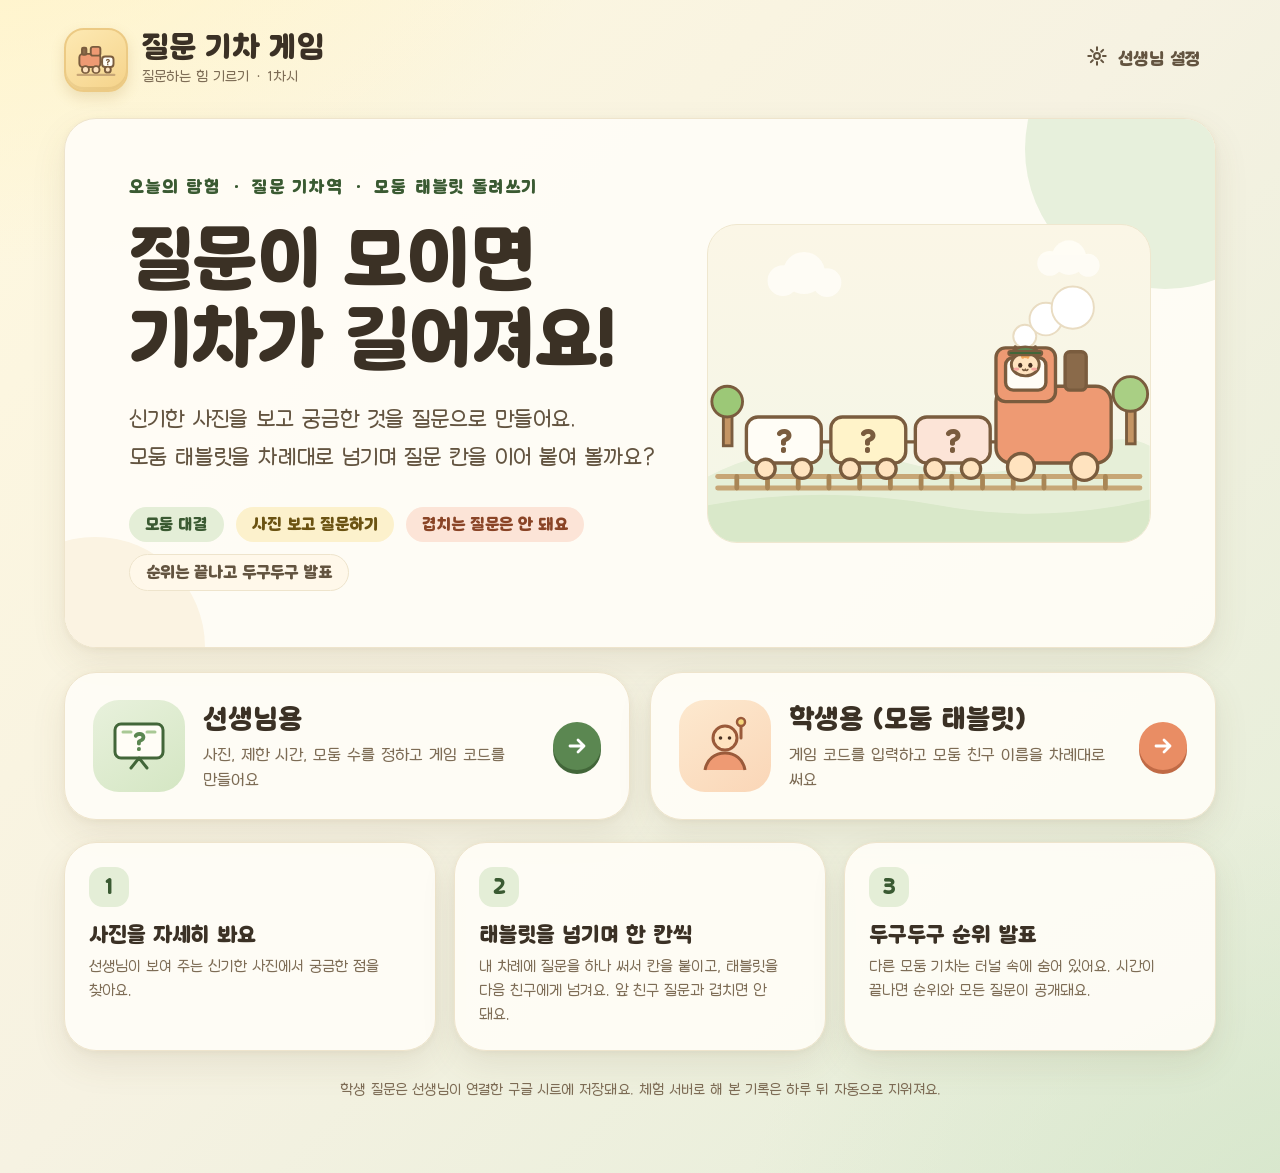
<file: index.html>
<!doctype html>
<html lang="ko">
<head>
  <meta charset="utf-8">
  <meta name="viewport" content="width=device-width, initial-scale=1, viewport-fit=cover">
  <title>질문 기차 게임 · 구글 시트 버전</title>
  <meta name="description" content="사진을 보고 모둠이 돌아가며 질문을 이어 붙이는 질문 기차 게임">
  <link rel="icon" href="assets/favicon.svg" type="image/svg+xml">
  <link rel="preload" href="assets/fonts/dunggeunmiso-b.woff2" as="font" type="font/woff2" crossorigin>
  <link rel="stylesheet" href="css/app.css">
</head>
<body>
  <main class="page">
    <header class="topbar">
      <div id="brand"></div>
      <div class="spacer"></div>
      <a class="btn btn-ghost btn-sm" href="setup.html"><span id="gear"></span>선생님 설정</a>
    </header>

    <section class="card pad-lg" aria-labelledby="hero-title">
      <span class="deco green" style="width:280px;height:280px;right:-90px;top:-110px"></span>
      <span class="deco cream" style="width:220px;height:220px;left:-80px;bottom:-110px"></span>
      <div class="hero">
        <div>
          <div class="eyebrow">오늘의 탐험 · 질문 기차역 · 모둠 태블릿 돌려쓰기</div>
          <h1 class="display" id="hero-title">질문이 모이면<br>기차가 길어져요!</h1>
          <p class="lead">신기한 사진을 보고 궁금한 것을 질문으로 만들어요.<br>모둠 태블릿을 차례대로 넘기며 질문 칸을 이어 붙여 볼까요?</p>
          <div class="row">
            <span class="chip">모둠 대결</span>
            <span class="chip butter">사진 보고 질문하기</span>
            <span class="chip apricot">겹치는 질문은 안 돼요</span>
            <span class="chip cream">순위는 끝나고 두구두구 발표</span>
          </div>
        </div>
        <div class="hero-art" id="hero-art"></div>
      </div>
    </section>

    <section class="choices" aria-label="사용자 고르기">
      <a class="choice teacher" href="teacher.html">
        <span class="art" id="art-teacher"></span>
        <span>
          <span class="t">선생님용</span>
          <span class="d" style="display:block">사진, 제한 시간, 모둠 수를 정하고 게임 코드를 만들어요</span>
        </span>
        <span class="go" id="go-1"></span>
      </a>
      <a class="choice student" href="student.html">
        <span class="art" id="art-student"></span>
        <span>
          <span class="t">학생용 (모둠 태블릿)</span>
          <span class="d" style="display:block">게임 코드를 입력하고 모둠 친구 이름을 차례대로 써요</span>
        </span>
        <span class="go" id="go-2"></span>
      </a>
    </section>

    <section class="steps" aria-label="놀이 방법">
      <div class="card step">
        <div class="num">1</div>
        <div class="t">사진을 자세히 봐요</div>
        <div class="d">선생님이 보여 주는 신기한 사진에서 궁금한 점을 찾아요.</div>
      </div>
      <div class="card step">
        <div class="num">2</div>
        <div class="t">태블릿을 넘기며 한 칸씩</div>
        <div class="d">내 차례에 질문을 하나 써서 칸을 붙이고, 태블릿을 다음 친구에게 넘겨요. 앞 친구 질문과 겹치면 안 돼요.</div>
      </div>
      <div class="card step">
        <div class="num">3</div>
        <div class="t">두구두구 순위 발표</div>
        <div class="d">다른 모둠 기차는 터널 속에 숨어 있어요. 시간이 끝나면 순위와 모든 질문이 공개돼요.</div>
      </div>
    </section>

    <p class="foot">학생 질문은 선생님이 연결한 구글 시트에 저장돼요. 체험 서버로 해 본 기록은 하루 뒤 자동으로 지워져요.</p>
  </main>

  <script type="module">
    import { brandHtml, heroArt, teacherArt, studentArt, ICON } from './js/ui.js';
    document.getElementById('brand').innerHTML = brandHtml();
    document.getElementById('hero-art').innerHTML = '<div class="art-frame">' + heroArt() + '</div>';
    document.getElementById('art-teacher').innerHTML = teacherArt();
    document.getElementById('art-student').innerHTML = studentArt();
    document.getElementById('go-1').innerHTML = ICON.arrow;
    document.getElementById('go-2').innerHTML = ICON.arrow;
    document.getElementById('gear').innerHTML = ICON.gear;
  </script>
</body>
</html>
</file>
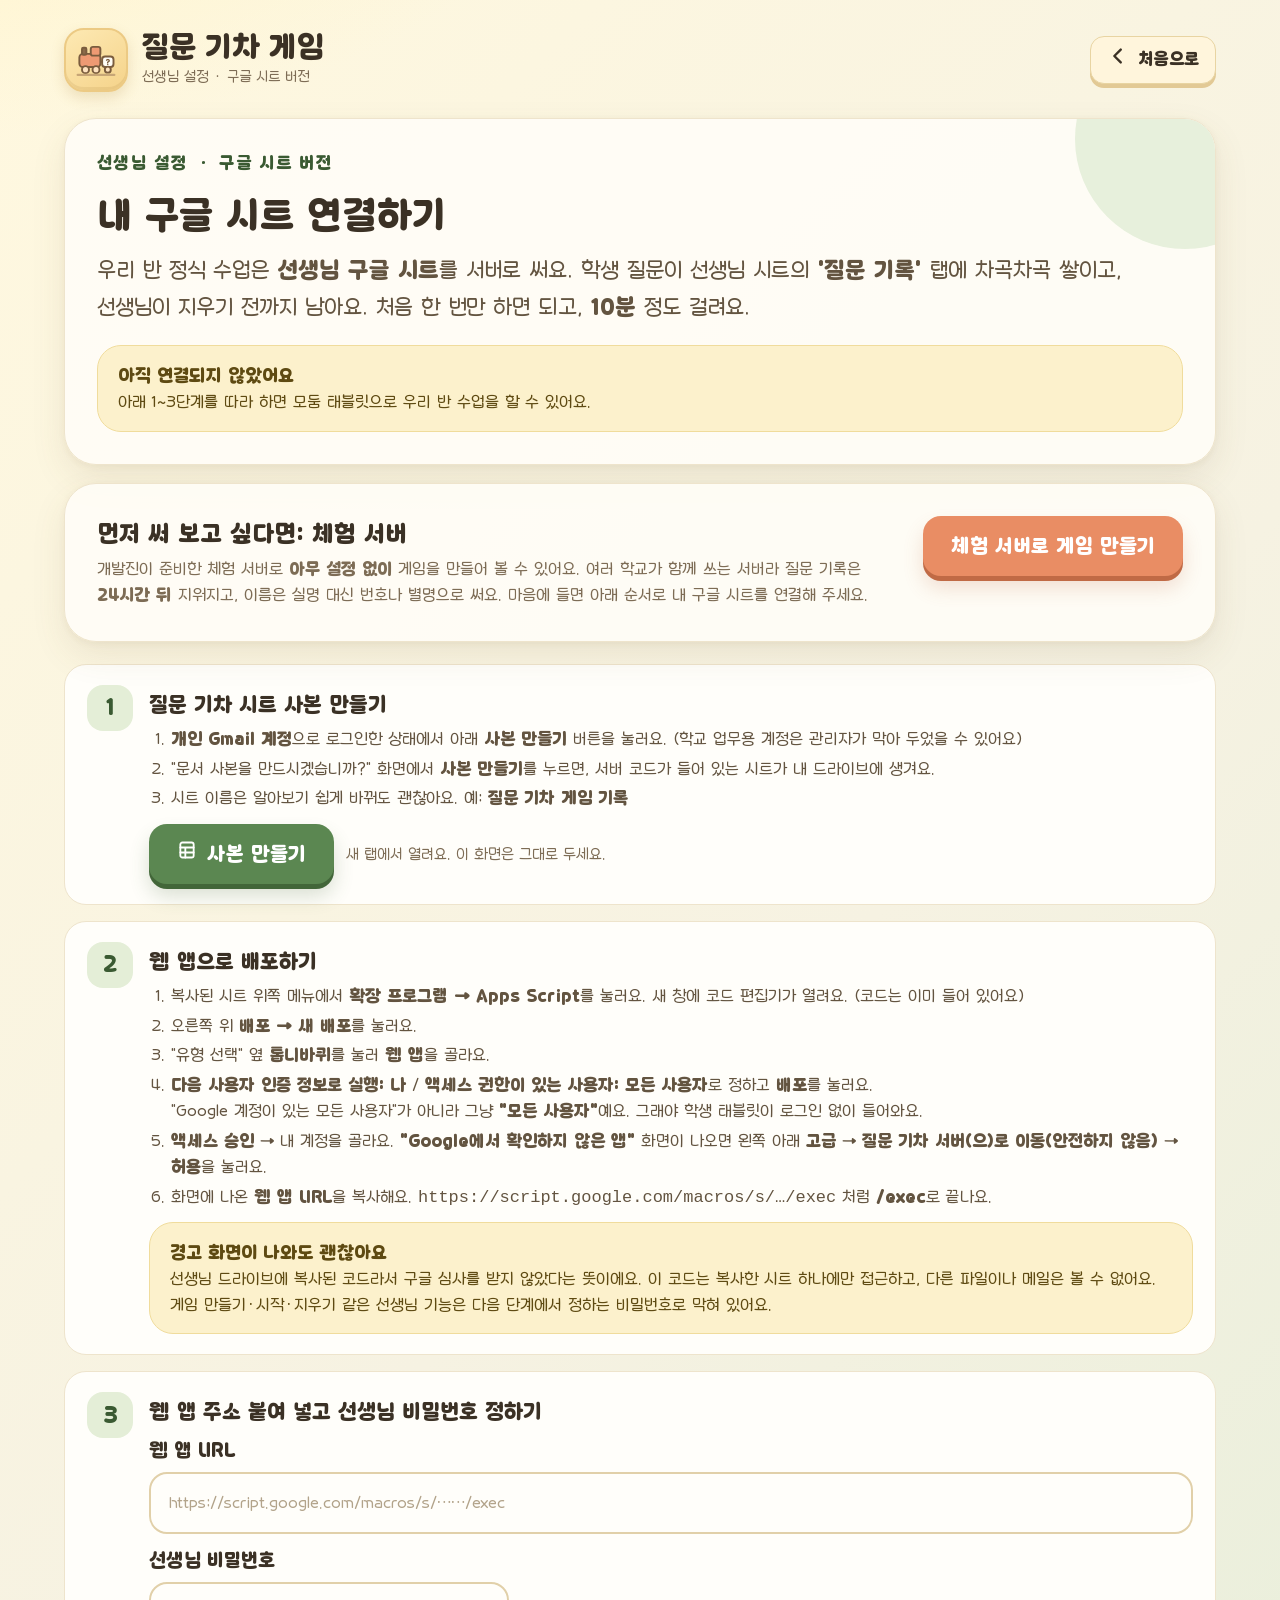
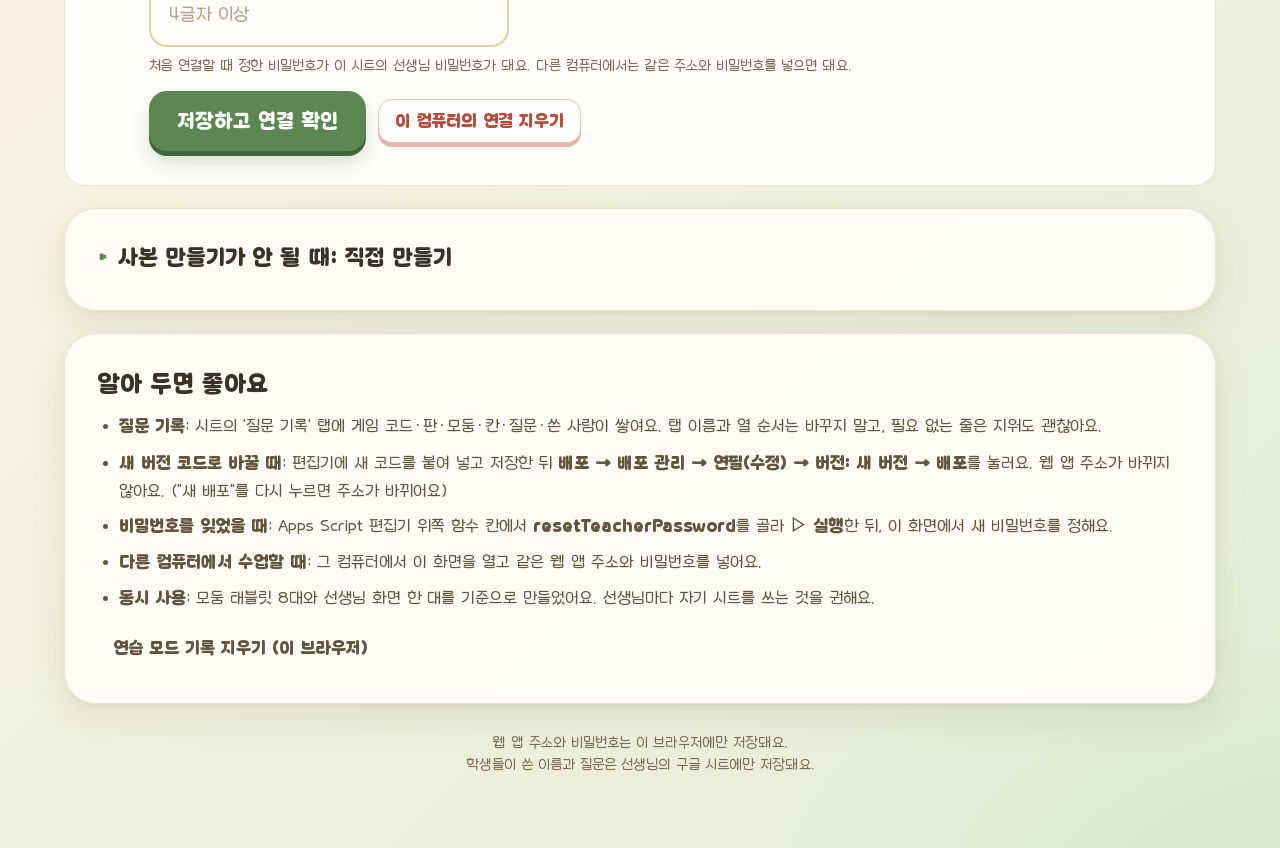
<file: setup.html>
<!doctype html>
<html lang="ko">
<head>
  <meta charset="utf-8">
  <meta name="viewport" content="width=device-width, initial-scale=1, viewport-fit=cover">
  <title>선생님 설정 · 질문 기차 게임</title>
  <link rel="icon" href="assets/favicon.svg" type="image/svg+xml">
  <link rel="stylesheet" href="css/app.css">
</head>
<body>
  <main class="page">
    <header class="topbar">
      <div id="brand"></div>
      <div class="spacer"></div>
      <a class="btn btn-cream btn-sm" href="index.html" id="back-link"><span id="back-ico"></span>처음으로</a>
    </header>

    <section class="card pad" aria-labelledby="t">
      <span class="deco green" style="width:220px;height:220px;right:-80px;top:-90px"></span>
      <div class="eyebrow">선생님 설정 · 구글 시트 버전</div>
      <h1 id="t" style="font-size:38px;margin:10px 0 8px">내 구글 시트 연결하기</h1>
      <p class="lead" style="margin-bottom:18px">우리 반 정식 수업은 <b>선생님 구글 시트</b>를 서버로 써요. 학생 질문이 선생님 시트의 <b>'질문 기록'</b> 탭에 차곡차곡 쌓이고, 선생님이 지우기 전까지 남아요.
        처음 한 번만 하면 되고, <b>10분</b> 정도 걸려요.</p>
      <div id="status"></div>
    </section>

    <section class="card pad" style="margin-top:18px" id="trial-card" hidden>
      <div class="row" style="align-items:flex-start">
        <div style="flex:1 1 320px">
          <h2 class="section-title" style="font-size:24px">먼저 써 보고 싶다면: 체험 서버</h2>
          <p class="section-desc" id="trial-desc"></p>
        </div>
        <a class="btn btn-apricot" href="teacher.html">체험 서버로 게임 만들기</a>
      </div>
    </section>

    <ol class="steps-setup" style="padding:0;margin:22px 0 0">
      <li class="setup-step">
        <div class="sn">1</div>
        <div>
          <h3>질문 기차 시트 사본 만들기</h3>
          <div id="copy-ready">
            <ol>
              <li><b>개인 Gmail 계정</b>으로 로그인한 상태에서 아래 <b>사본 만들기</b> 버튼을 눌러요. (학교 업무용 계정은 관리자가 막아 두었을 수 있어요)</li>
              <li>"문서 사본을 만드시겠습니까?" 화면에서 <b>사본 만들기</b>를 누르면, 서버 코드가 들어 있는 시트가 내 드라이브에 생겨요.</li>
              <li>시트 이름은 알아보기 쉽게 바꿔도 괜찮아요. 예: <b>질문 기차 게임 기록</b></li>
            </ol>
            <div class="row" style="margin-top:12px">
              <a class="btn btn-primary" id="copy-link" href="#" target="_blank" rel="noopener"><span id="copy-sheet-ico"></span>사본 만들기</a>
              <span class="hint" style="color:var(--ink-3)">새 탭에서 열려요. 이 화면은 그대로 두세요.</span>
            </div>
          </div>
          <div id="copy-missing" hidden>
            <div class="notice"><div><strong>사본 만들기 링크가 아직 준비되지 않았어요</strong>아래 <b>사본 만들기가 안 될 때: 직접 만들기</b>를 펼쳐 따라 해 주세요.</div></div>
          </div>
        </div>
      </li>
      <li class="setup-step">
        <div class="sn">2</div>
        <div>
          <h3>웹 앱으로 배포하기</h3>
          <ol>
            <li>복사된 시트 위쪽 메뉴에서 <b>확장 프로그램 → Apps Script</b>를 눌러요. 새 창에 코드 편집기가 열려요. (코드는 이미 들어 있어요)</li>
            <li>오른쪽 위 <b>배포 → 새 배포</b>를 눌러요.</li>
            <li>"유형 선택" 옆 <b>톱니바퀴</b>를 눌러 <b>웹 앱</b>을 골라요.</li>
            <li><b>다음 사용자 인증 정보로 실행: 나</b> / <b>액세스 권한이 있는 사용자: 모든 사용자</b>로 정하고 <b>배포</b>를 눌러요.
              <br><span class="hint">"Google 계정이 있는 모든 사용자"가 아니라 그냥 <b>"모든 사용자"</b>예요. 그래야 학생 태블릿이 로그인 없이 들어와요.</span></li>
            <li><b>액세스 승인</b> → 내 계정을 골라요. <b>"Google에서 확인하지 않은 앱"</b> 화면이 나오면 왼쪽 아래 <b>고급</b> → <b>질문 기차 서버(으)로 이동(안전하지 않음)</b> → <b>허용</b>을 눌러요.</li>
            <li>화면에 나온 <b>웹 앱 URL</b>을 복사해요. <code>https://script.google.com/macros/s/…/exec</code> 처럼 <b>/exec</b>로 끝나요.</li>
          </ol>
          <div class="notice" style="margin-top:12px"><div><strong>경고 화면이 나와도 괜찮아요</strong>선생님 드라이브에 복사된 코드라서 구글 심사를 받지 않았다는 뜻이에요. 이 코드는 복사한 시트 하나에만 접근하고, 다른 파일이나 메일은 볼 수 없어요. 게임 만들기·시작·지우기 같은 선생님 기능은 다음 단계에서 정하는 비밀번호로 막혀 있어요.</div></div>
        </div>
      </li>
      <li class="setup-step">
        <div class="sn">3</div>
        <div>
          <h3>웹 앱 주소 붙여 넣고 선생님 비밀번호 정하기</h3>
          <div class="field" style="margin-top:8px">
            <label for="url">웹 앱 URL</label>
            <input class="input" id="url" type="url" spellcheck="false" autocomplete="off" placeholder="https://script.google.com/macros/s/……/exec" style="font-size:17px">
          </div>
          <div class="field" style="margin-top:12px">
            <label for="pw">선생님 비밀번호</label>
            <input class="input" id="pw" type="password" autocomplete="new-password" placeholder="4글자 이상" style="font-size:19px;max-width:360px">
            <span class="hint">처음 연결할 때 정한 비밀번호가 이 시트의 선생님 비밀번호가 돼요. 다른 컴퓨터에서는 같은 주소와 비밀번호를 넣으면 돼요.</span>
          </div>
          <div class="row" style="margin-top:14px">
            <button type="button" class="btn btn-primary" id="save">저장하고 연결 확인</button>
            <button type="button" class="btn btn-danger btn-sm" id="clear">이 컴퓨터의 연결 지우기</button>
          </div>
          <div id="result" style="margin-top:14px" aria-live="polite"></div>
        </div>
      </li>
    </ol>

    <details class="card pad manual-card" style="margin-top:22px" id="manual">
      <summary class="section-title" style="font-size:22px">사본 만들기가 안 될 때: 직접 만들기</summary>
      <p class="section-desc" style="margin-top:10px">사본 만들기 대신 새 시트에 코드를 직접 붙여 넣는 방법이에요. 아래 1~3을 한 뒤 위의 <b>2. 웹 앱으로 배포하기</b>부터 이어서 해요.</p>
      <ol class="tip-list" style="list-style:decimal">
        <li>개인 Gmail로 <a href="https://sheets.new" target="_blank" rel="noopener">새 구글 시트</a>를 만들어요.</li>
        <li>시트 메뉴 <b>확장 프로그램 → Apps Script</b>를 열고, 위쪽 "제목 없는 프로젝트"를 눌러 이름을 <b>질문 기차 서버</b>로 바꿔요.</li>
        <li>편집기의 <code>function myFunction() { }</code>을 모두 지우고, 아래 <b>코드 복사하기</b>로 복사한 코드를 붙여 넣은 뒤 <b>저장</b>(💾 또는 Ctrl+S)을 눌러요.</li>
      </ol>
      <div class="row" style="margin:14px 0 8px">
        <button type="button" class="btn btn-primary btn-sm" id="copy-code"><span id="copy-ico"></span>코드 복사하기</button>
        <a class="btn btn-cream btn-sm" href="gas/Code.gs" download="Code.gs"><span id="dl-ico"></span>Code.gs 파일 내려받기</a>
        <span class="hint" style="color:var(--ink-3)" id="code-size"></span>
      </div>
      <details class="code-details">
        <summary>코드 내용 펼쳐 보기</summary>
        <pre class="rules-code" id="code"></pre>
      </details>
    </details>

    <section class="card pad" style="margin-top:22px" aria-labelledby="tips">
      <h2 class="section-title" id="tips">알아 두면 좋아요</h2>
      <ul class="tip-list">
        <li><b>질문 기록</b>: 시트의 '질문 기록' 탭에 게임 코드·판·모둠·칸·질문·쓴 사람이 쌓여요. 탭 이름과 열 순서는 바꾸지 말고, 필요 없는 줄은 지워도 괜찮아요.</li>
        <li><b>새 버전 코드로 바꿀 때</b>: 편집기에 새 코드를 붙여 넣고 저장한 뒤 <b>배포 → 배포 관리 → 연필(수정) → 버전: 새 버전 → 배포</b>를 눌러요. 웹 앱 주소가 바뀌지 않아요. ("새 배포"를 다시 누르면 주소가 바뀌어요)</li>
        <li><b>비밀번호를 잊었을 때</b>: Apps Script 편집기 위쪽 함수 칸에서 <b>resetTeacherPassword</b>를 골라 <b>▷ 실행</b>한 뒤, 이 화면에서 새 비밀번호를 정해요.</li>
        <li><b>다른 컴퓨터에서 수업할 때</b>: 그 컴퓨터에서 이 화면을 열고 같은 웹 앱 주소와 비밀번호를 넣어요.</li>
        <li><b>동시 사용</b>: 모둠 태블릿 8대와 선생님 화면 한 대를 기준으로 만들었어요. 선생님마다 자기 시트를 쓰는 것을 권해요.</li>
      </ul>
      <div class="row" style="margin-top:14px">
        <button type="button" class="btn btn-ghost btn-sm" id="clear-practice">연습 모드 기록 지우기 (이 브라우저)</button>
      </div>
    </section>

    <p class="foot">웹 앱 주소와 비밀번호는 이 브라우저에만 저장돼요.<br>학생들이 쓴 이름과 질문은 선생님의 구글 시트에만 저장돼요.</p>
  </main>
  <script type="module" src="js/setup.js"></script>
</body>
</html>
</file>
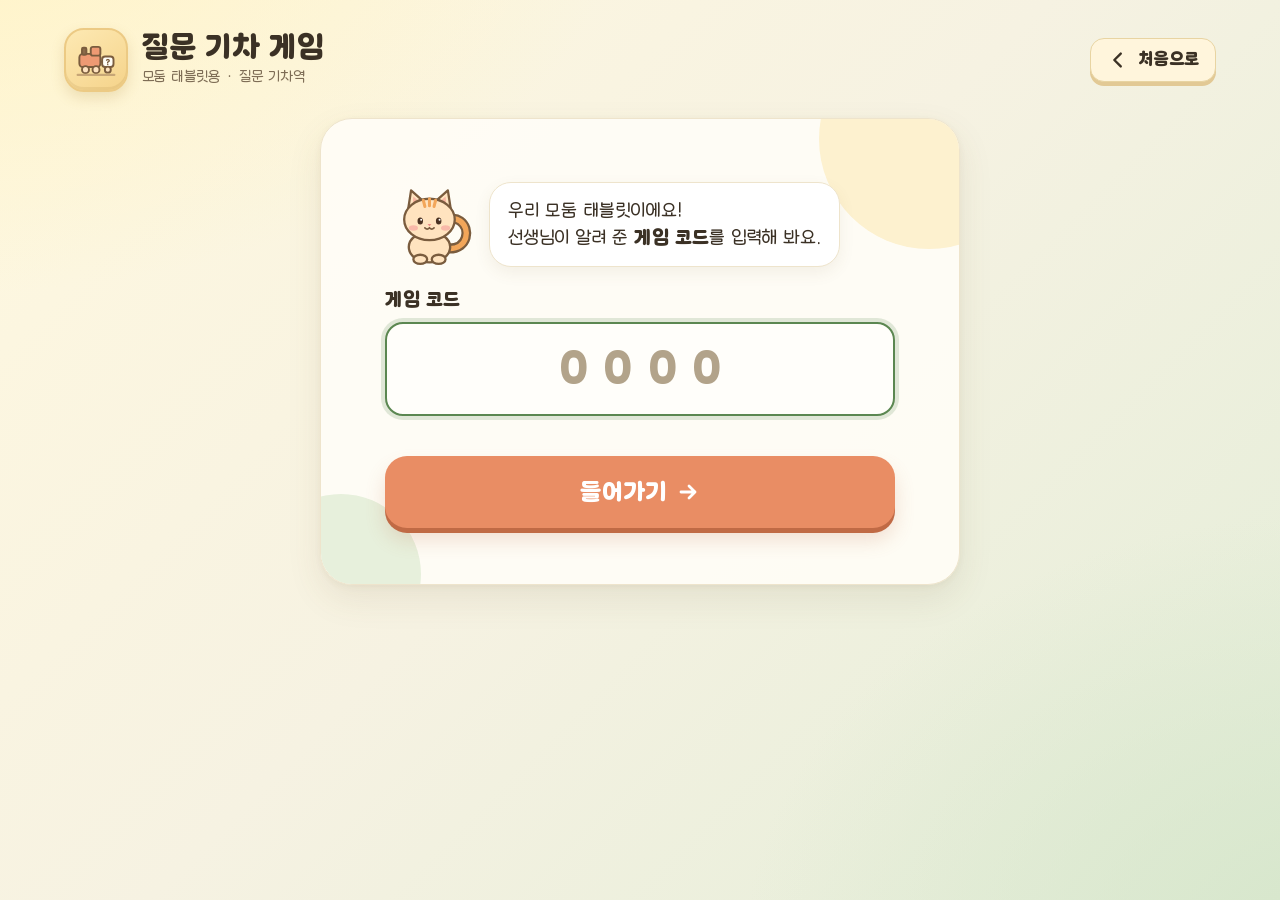
<file: student.html>
<!doctype html>
<html lang="ko">
<head>
  <meta charset="utf-8">
  <meta name="viewport" content="width=device-width, initial-scale=1, viewport-fit=cover">
  <title>학생 · 질문 기차 게임</title>
  <link rel="icon" href="assets/favicon.svg" type="image/svg+xml">
  <link rel="preload" href="assets/fonts/dunggeunmiso-b.woff2" as="font" type="font/woff2" crossorigin>
  <link rel="stylesheet" href="css/app.css">
</head>
<body>
  <main class="page" id="app">
    <div class="empty-state">불러오는 중이에요…</div>
  </main>
  <script type="module" src="js/student.js"></script>
</body>
</html>
</file>
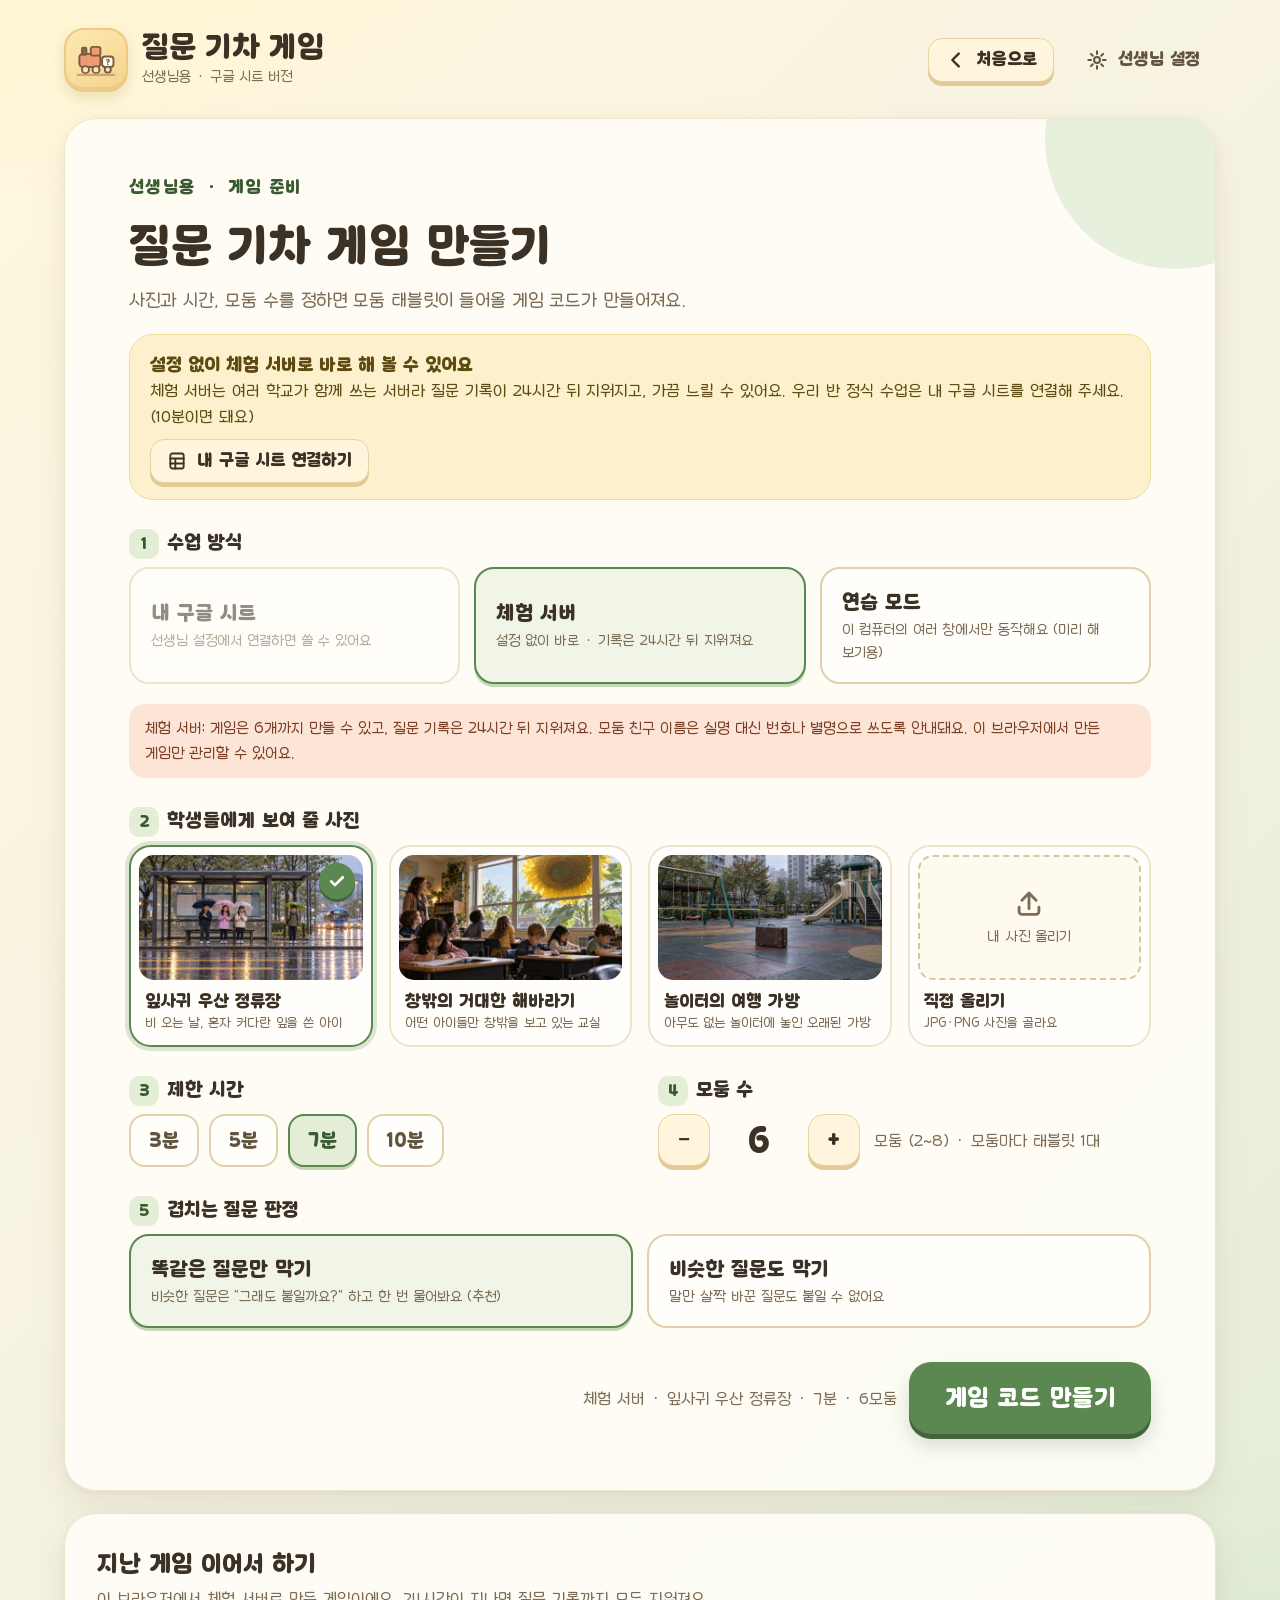
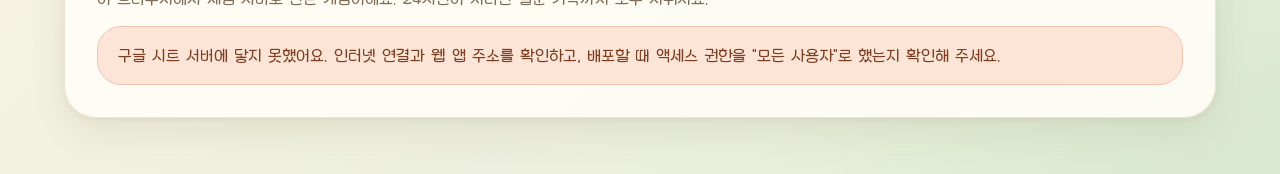
<file: teacher.html>
<!doctype html>
<html lang="ko">
<head>
  <meta charset="utf-8">
  <meta name="viewport" content="width=device-width, initial-scale=1, viewport-fit=cover">
  <title>선생님 · 질문 기차 게임</title>
  <link rel="icon" href="assets/favicon.svg" type="image/svg+xml">
  <link rel="preload" href="assets/fonts/dunggeunmiso-b.woff2" as="font" type="font/woff2" crossorigin>
  <link rel="stylesheet" href="css/app.css">
</head>
<body>
  <main class="page" id="app">
    <div class="empty-state">불러오는 중이에요…</div>
  </main>
  <script type="module" src="js/teacher.js"></script>
</body>
</html>
</file>
<file: css/app.css>
/* 질문 기차 게임 · 공통 스타일
   색과 모양은 아래 :root 변수에서 한꺼번에 바꿀 수 있다.
   화면 기준: 노트북(1280~1920px)과 태블릿(가로 1024~1366px, 세로 768~834px). 휴대폰은 고려하지 않는다. */

@font-face {
  font-family: 'Dunggeunmiso';
  src: url('../assets/fonts/dunggeunmiso-r.woff2') format('woff2');
  font-weight: 400;
  font-display: swap;
}
@font-face {
  font-family: 'Dunggeunmiso';
  src: url('../assets/fonts/dunggeunmiso-b.woff2') format('woff2');
  font-weight: 700;
  font-display: swap;
}

:root {
  --font: 'Dunggeunmiso', 'Apple SD Gothic Neo', 'Malgun Gothic', 'Noto Sans KR', sans-serif;

  --bg-1: #fff8df;
  --bg-2: #f6f2e2;
  --bg-3: #e3edd8;

  --paper: #fffdf7;
  --paper-2: #fff8ea;
  --paper-glass: rgba(255, 253, 247, 0.92);
  --line: #eee4cc;
  --line-strong: #e1d0a9;

  --ink: #3b3125;
  --ink-2: #635440;
  --ink-3: #7d6c55;

  --green: #5b8751;
  --green-dark: #426639;
  --green-soft: #e4eed7;
  --green-softer: #f0f5e8;
  --green-ink: #3a5a32;

  --wood: #e8c48a;
  --wood-dark: #c79856;
  --cream-btn: #fff5dc;
  --cream-btn-line: #e8d4a2;
  --cream-btn-shadow: #e2c995;

  --apricot: #e98d64;
  --apricot-dark: #c06a45;
  --apricot-soft: #fce4d7;
  --butter: #f4d57a;
  --butter-soft: #fcf1cc;
  --danger: #b84a3a;
  --danger-soft: #fbe3dd;

  --rail: #c7a676;
  --rail-dark: #a98656;

  --r-xl: 32px;
  --r-lg: 24px;
  --r-md: 18px;
  --r-sm: 12px;

  --shadow-card: 0 14px 34px rgba(112, 90, 48, 0.1), 0 2px 6px rgba(112, 90, 48, 0.06);
  --shadow-soft: 0 6px 16px rgba(112, 90, 48, 0.08);
}

* {
  box-sizing: border-box;
}

html,
body {
  margin: 0;
  padding: 0;
}

html {
  min-height: 100%;
  background-color: var(--bg-2);
  background-image:
    radial-gradient(1100px 620px at -5% -10%, #fff3c6 0%, rgba(255, 243, 198, 0) 62%),
    radial-gradient(1000px 720px at 105% 105%, #d6e6cb 0%, rgba(214, 230, 203, 0) 60%),
    linear-gradient(135deg, var(--bg-1) 0%, var(--bg-2) 48%, var(--bg-3) 100%);
  background-repeat: no-repeat;
  background-size: 100% 100%;
}

body {
  font-family: var(--font);
  color: var(--ink);
  min-height: 100vh;
  background: transparent;
  -webkit-font-smoothing: antialiased;
  line-height: 1.5;
  word-break: keep-all;
  overflow-wrap: break-word;
}

img {
  max-width: 100%;
  display: block;
}

button,
input,
select,
textarea {
  font: inherit;
  color: inherit;
}

a {
  color: var(--green-ink);
}

.sr-only {
  position: absolute !important;
  width: 1px;
  height: 1px;
  overflow: hidden;
  clip: rect(0 0 0 0);
  white-space: nowrap;
}

/* ── 레이아웃 ─────────────────────────────── */

.page {
  max-width: 1200px;
  margin: 0 auto;
  padding: 28px 24px 56px;
}

.page.wide {
  max-width: 1600px;
}

.stack {
  display: flex;
  flex-direction: column;
  gap: 16px;
}

.row {
  display: flex;
  align-items: center;
  gap: 12px;
  flex-wrap: wrap;
}

.spacer {
  flex: 1;
}

.hidden {
  display: none !important;
}

/* ── 머리말(브랜드) ─────────────────────────── */

.topbar {
  display: flex;
  align-items: center;
  gap: 16px;
  margin-bottom: 26px;
  flex-wrap: wrap;
}

.brand {
  display: flex;
  align-items: center;
  gap: 14px;
  text-decoration: none;
  color: inherit;
}

.brand-tile {
  width: 64px;
  height: 64px;
  border-radius: 20px;
  background: linear-gradient(145deg, #fde9b3, #f5d38a);
  border: 2px solid #ecca84;
  box-shadow: inset 0 -3px 0 rgba(150, 110, 40, 0.12), 0 6px 14px rgba(170, 130, 50, 0.2);
  display: flex;
  align-items: center;
  justify-content: center;
  flex-shrink: 0;
}

.brand-name {
  font-size: 30px;
  font-weight: 700;
  line-height: 1.1;
  letter-spacing: -0.01em;
}

.brand-sub {
  font-size: 15px;
  color: var(--ink-3);
}

/* ── 카드 ─────────────────────────────────── */

.card {
  background: var(--paper-glass);
  border: 1px solid var(--line);
  border-radius: var(--r-xl);
  box-shadow: var(--shadow-card);
  position: relative;
  overflow: hidden;
}

.card.pad {
  padding: 32px;
}

.card.pad-lg {
  padding: 56px 64px;
}

.card .deco {
  position: absolute;
  border-radius: 50%;
  pointer-events: none;
  z-index: 0;
}

.card > *:not(.deco) {
  position: relative;
  z-index: 1;
}

.deco.green {
  background: #e7f0dc;
}

.deco.cream {
  background: #fbf3e2;
}

.deco.butter {
  background: #fdf1cf;
}

.section-title {
  font-size: 24px;
  font-weight: 700;
  margin: 0 0 4px;
}

.section-desc {
  color: var(--ink-3);
  margin: 0;
  font-size: 17px;
}

.eyebrow {
  color: var(--green-ink);
  font-weight: 700;
  font-size: 17px;
  letter-spacing: 0.08em;
}

.display {
  font-size: clamp(40px, 5.6vw, 76px);
  line-height: 1.12;
  font-weight: 700;
  margin: 18px 0 22px;
  letter-spacing: -0.01em;
}

.lead {
  font-size: clamp(18px, 2vw, 23px);
  color: var(--ink-2);
  margin: 0 0 30px;
  line-height: 1.65;
}

/* ── 버튼 ─────────────────────────────────── */

.btn {
  border: 0;
  border-radius: var(--r-md);
  padding: 15px 28px;
  min-height: 56px;
  font-size: 20px;
  font-weight: 700;
  display: inline-flex;
  align-items: center;
  justify-content: center;
  gap: 10px;
  cursor: pointer;
  text-decoration: none;
  transition: transform 0.08s ease, box-shadow 0.08s ease, background 0.15s ease, opacity 0.15s;
  user-select: none;
  -webkit-tap-highlight-color: transparent;
  white-space: nowrap;
}

.btn:focus-visible,
.seg button:focus-visible,
.photo-opt:focus-visible,
.choice:focus-visible,
.group-pick:focus-visible {
  outline: 4px solid rgba(91, 135, 81, 0.45);
  outline-offset: 3px;
}

.btn-primary {
  background: var(--green);
  color: #fff;
  box-shadow: 0 5px 0 var(--green-dark), 0 12px 20px rgba(66, 102, 57, 0.2);
}

.btn-primary:hover {
  background: #54804a;
}

.btn-primary:active {
  transform: translateY(4px);
  box-shadow: 0 1px 0 var(--green-dark), 0 4px 10px rgba(66, 102, 57, 0.2);
}

.btn-apricot {
  background: var(--apricot);
  color: #fff;
  box-shadow: 0 5px 0 var(--apricot-dark), 0 12px 20px rgba(192, 106, 69, 0.2);
}

.btn-apricot:active {
  transform: translateY(4px);
  box-shadow: 0 1px 0 var(--apricot-dark);
}

.btn-cream {
  background: var(--cream-btn);
  color: var(--ink);
  border: 1.5px solid var(--cream-btn-line);
  box-shadow: 0 4px 0 var(--cream-btn-shadow);
}

.btn-cream:hover {
  background: #fff1cf;
}

.btn-cream:active {
  transform: translateY(3px);
  box-shadow: 0 1px 0 var(--cream-btn-shadow);
}

.btn-ghost {
  background: transparent;
  color: var(--ink-2);
  min-height: 44px;
  padding: 8px 14px;
}

.btn-ghost:hover {
  background: rgba(255, 255, 255, 0.6);
}

.btn-danger {
  background: #fff;
  color: var(--danger);
  border: 1.5px solid #ecc2b8;
  box-shadow: 0 4px 0 #e8b5aa;
}

.btn-lg {
  min-height: 68px;
  font-size: 24px;
  padding: 18px 36px;
  border-radius: 22px;
}

.btn-sm {
  min-height: 44px;
  font-size: 17px;
  padding: 8px 16px;
  border-radius: 14px;
}

.btn[disabled],
.btn.disabled {
  opacity: 0.45;
  cursor: not-allowed;
  transform: none !important;
}

.btn-icon {
  width: 52px;
  height: 52px;
  min-height: 0;
  padding: 0;
  border-radius: 16px;
}

/* ── 칩 · 배지 ─────────────────────────────── */

.chip {
  display: inline-flex;
  align-items: center;
  gap: 8px;
  padding: 8px 16px;
  border-radius: 999px;
  background: var(--green-soft);
  color: var(--green-ink);
  font-weight: 700;
  font-size: 16px;
  line-height: 1.2;
}

.chip.cream {
  background: var(--paper-2);
  color: var(--ink-2);
  border: 1px solid var(--line);
}

.chip.butter {
  background: var(--butter-soft);
  color: #6b5312;
}

.chip.apricot {
  background: var(--apricot-soft);
  color: #8a4426;
}

.badge {
  display: inline-flex;
  align-items: center;
  justify-content: center;
  min-width: 34px;
  height: 34px;
  padding: 0 10px;
  border-radius: 999px;
  font-weight: 700;
  font-size: 17px;
}

.dot {
  width: 10px;
  height: 10px;
  border-radius: 50%;
  background: #8fbf73;
  display: inline-block;
  flex-shrink: 0;
}

.dot.off {
  background: #cdbfa6;
}

/* ── 입력 ─────────────────────────────────── */

.field {
  display: flex;
  flex-direction: column;
  gap: 8px;
}

.field > label,
.field-label {
  font-weight: 700;
  font-size: 19px;
}

.field .hint {
  font-size: 15px;
  color: var(--ink-3);
}

.input {
  width: 100%;
  font-size: 22px;
  padding: 16px 18px;
  border-radius: var(--r-md);
  border: 2px solid var(--line-strong);
  background: #fffefa;
  color: var(--ink);
  outline: none;
  transition: border-color 0.15s, box-shadow 0.15s;
}

.input:focus {
  border-color: var(--green);
  box-shadow: 0 0 0 4px rgba(91, 135, 81, 0.18);
}

.input::placeholder {
  color: #b2a38a;
}

textarea.input {
  resize: vertical;
  min-height: 140px;
  font-size: 16px;
  font-family: ui-monospace, Menlo, Consolas, monospace;
}

.input.code {
  font-size: 44px;
  letter-spacing: 0.35em;
  text-align: center;
  font-weight: 700;
  padding: 12px 18px 12px calc(18px + 0.35em);
}

/* 세그먼트 선택 */
.seg {
  display: flex;
  flex-wrap: wrap;
  gap: 10px;
}

.seg button {
  min-height: 52px;
  min-width: 64px;
  padding: 10px 18px;
  border-radius: 16px;
  border: 2px solid var(--line-strong);
  background: #fffefa;
  font-size: 19px;
  font-weight: 700;
  color: var(--ink-2);
  cursor: pointer;
  transition: all 0.12s;
}

.seg button[aria-pressed='true'] {
  border-color: var(--green);
  background: var(--green-soft);
  color: var(--green-ink);
  box-shadow: 0 3px 0 #c5d8b6;
}

.stepper {
  display: inline-flex;
  align-items: center;
  gap: 14px;
}

.stepper .value {
  font-size: 34px;
  font-weight: 700;
  min-width: 70px;
  text-align: center;
}

/* ── 알림 띠 · 토스트 · 모달 ───────────────── */

.notice {
  display: flex;
  gap: 14px;
  align-items: flex-start;
  padding: 16px 20px;
  border-radius: var(--r-lg);
  background: var(--butter-soft);
  border: 1px solid #f0dc9c;
  color: #5e4a12;
  font-size: 17px;
}

.notice.green {
  background: var(--green-softer);
  border-color: #d3e3c4;
  color: var(--green-ink);
}

.notice.apricot {
  background: var(--apricot-soft);
  border-color: #f2c4ad;
  color: #7b3c20;
}

.notice strong {
  display: block;
  font-size: 18px;
}

#toasts {
  position: fixed;
  top: 18px;
  left: 50%;
  transform: translateX(-50%);
  z-index: 1000;
  display: flex;
  flex-direction: column;
  gap: 10px;
  align-items: center;
  pointer-events: none;
  width: min(92vw, 560px);
}

.toast {
  pointer-events: auto;
  background: #3b3125;
  color: #fff8ea;
  padding: 14px 22px;
  border-radius: 18px;
  font-size: 18px;
  box-shadow: 0 10px 26px rgba(40, 30, 15, 0.25);
  animation: toast-in 0.25s ease;
  text-align: center;
}

.toast.good {
  background: var(--green-dark);
}

.toast.warn {
  background: #8a4a2a;
}

@keyframes toast-in {
  from {
    opacity: 0;
    transform: translateY(-10px);
  }
}

.modal-back {
  position: fixed;
  inset: 0;
  background: rgba(59, 45, 25, 0.38);
  backdrop-filter: blur(3px);
  -webkit-backdrop-filter: blur(3px);
  z-index: 900;
  display: flex;
  align-items: center;
  justify-content: center;
  padding: 20px;
  animation: fade 0.18s ease;
}

.modal {
  background: var(--paper);
  border-radius: var(--r-xl);
  border: 1px solid var(--line);
  box-shadow: 0 24px 60px rgba(40, 30, 15, 0.3);
  max-width: 560px;
  width: 100%;
  max-height: 92vh;
  overflow: auto;
  padding: 30px;
}

.modal.wide {
  max-width: 1100px;
  padding: 18px;
}

.modal h2 {
  margin: 0 0 8px;
  font-size: 26px;
}

.modal p {
  color: var(--ink-2);
  font-size: 18px;
  margin: 0 0 20px;
}

.modal .actions {
  display: flex;
  gap: 12px;
  justify-content: flex-end;
  flex-wrap: wrap;
  margin-top: 8px;
}

@keyframes fade {
  from {
    opacity: 0;
  }
}

.offline-bar {
  position: fixed;
  left: 0;
  right: 0;
  bottom: 0;
  z-index: 950;
  background: #8a4a2a;
  color: #fff;
  text-align: center;
  padding: 10px 16px;
  font-size: 17px;
}

/* ── 시작 화면 ─────────────────────────────── */

.hero {
  display: grid;
  grid-template-columns: minmax(0, 1.25fr) minmax(0, 1fr);
  gap: 24px;
  align-items: center;
}

.hero-art {
  display: flex;
  align-items: center;
  justify-content: center;
}

.hero-art .art-frame {
  width: 100%;
  max-width: 470px;
  border-radius: 30px;
  overflow: hidden;
  background: linear-gradient(180deg, #fbf6e6 0%, #f3f6e7 100%);
  border: 1px solid #efe7cf;
}

.hero-art svg {
  width: 100%;
  height: auto;
  display: block;
}

.choices {
  display: grid;
  grid-template-columns: repeat(2, minmax(0, 1fr));
  gap: 20px;
  margin-top: 24px;
}

.choice {
  display: flex;
  gap: 18px;
  align-items: center;
  padding: 26px 28px;
  border-radius: var(--r-xl);
  border: 1.5px solid var(--line);
  background: var(--paper-glass);
  box-shadow: var(--shadow-card);
  text-decoration: none;
  color: inherit;
  position: relative;
  overflow: hidden;
  transition: transform 0.15s ease, box-shadow 0.15s ease, border-color 0.15s;
}

.choice:hover {
  transform: translateY(-3px);
  border-color: #d9c792;
  box-shadow: 0 20px 40px rgba(112, 90, 48, 0.14);
}

.choice .art {
  width: 92px;
  height: 92px;
  border-radius: 26px;
  display: flex;
  align-items: center;
  justify-content: center;
  flex-shrink: 0;
}

.choice.teacher .art {
  background: linear-gradient(145deg, #e8f1dc, #d4e6c3);
}

.choice.student .art {
  background: linear-gradient(145deg, #fde9cf, #fad6b7);
}

.choice .t {
  font-size: 27px;
  font-weight: 700;
}

.choice .d {
  color: var(--ink-3);
  font-size: 17px;
  margin-top: 2px;
}

.choice .go {
  margin-left: auto;
  width: 48px;
  height: 48px;
  border-radius: 50%;
  display: flex;
  align-items: center;
  justify-content: center;
  flex-shrink: 0;
}

.choice.teacher .go {
  background: var(--green);
  box-shadow: 0 4px 0 var(--green-dark);
}

.choice.student .go {
  background: var(--apricot);
  box-shadow: 0 4px 0 var(--apricot-dark);
}

.steps {
  display: grid;
  grid-template-columns: repeat(3, minmax(0, 1fr));
  gap: 18px;
  margin-top: 22px;
}

.step {
  padding: 24px;
}

.step .num {
  width: 40px;
  height: 40px;
  border-radius: 14px;
  background: var(--green-soft);
  color: var(--green-ink);
  font-weight: 700;
  font-size: 20px;
  display: flex;
  align-items: center;
  justify-content: center;
  margin-bottom: 12px;
}

.step .t {
  font-size: 21px;
  font-weight: 700;
}

.step .d {
  color: var(--ink-3);
  font-size: 16px;
  margin-top: 4px;
}

.foot {
  margin-top: 28px;
  text-align: center;
  color: var(--ink-3);
  font-size: 15px;
}

/* ── 사진 고르기 ───────────────────────────── */

.photo-grid {
  display: grid;
  grid-template-columns: repeat(4, minmax(0, 1fr));
  gap: 16px;
}

.photo-opt {
  border: 2px solid var(--line);
  background: #fffefa;
  border-radius: 22px;
  padding: 8px 8px 12px;
  cursor: pointer;
  text-align: left;
  position: relative;
  transition: border-color 0.15s, box-shadow 0.15s, transform 0.15s;
}

.photo-opt:hover {
  transform: translateY(-2px);
}

.photo-opt img,
.photo-opt .upload-face {
  width: 100%;
  aspect-ratio: 16 / 9;
  object-fit: cover;
  border-radius: 15px;
  background: #efe6d2;
}

.photo-opt .upload-face {
  display: flex;
  flex-direction: column;
  align-items: center;
  justify-content: center;
  gap: 6px;
  border: 2px dashed #d8c69c;
  background: #fffaf0;
  color: var(--ink-3);
  font-size: 15px;
}

.photo-opt .pt {
  font-weight: 700;
  font-size: 17px;
  margin: 10px 6px 0;
  line-height: 1.3;
}

.photo-opt .ph {
  font-size: 14px;
  color: var(--ink-3);
  margin: 2px 6px 0;
  line-height: 1.35;
}

.photo-opt[aria-pressed='true'] {
  border-color: var(--green);
  box-shadow: 0 0 0 4px rgba(91, 135, 81, 0.2);
}

.photo-opt .check {
  position: absolute;
  top: 16px;
  right: 16px;
  width: 36px;
  height: 36px;
  border-radius: 50%;
  background: var(--green);
  display: none;
  align-items: center;
  justify-content: center;
  box-shadow: 0 3px 0 var(--green-dark);
}

.photo-opt[aria-pressed='true'] .check {
  display: flex;
}

/* ── 설정 폼 ───────────────────────────────── */

.setup-grid {
  display: grid;
  grid-template-columns: minmax(0, 1fr) minmax(0, 1fr);
  gap: 28px 36px;
}

.setup-grid .full {
  grid-column: 1 / -1;
}

.form-num {
  display: inline-flex;
  width: 30px;
  height: 30px;
  border-radius: 10px;
  background: var(--green-soft);
  color: var(--green-ink);
  align-items: center;
  justify-content: center;
  font-size: 16px;
  font-weight: 700;
  margin-right: 8px;
}

.mode-pick {
  display: grid;
  grid-template-columns: repeat(2, minmax(0, 1fr));
  gap: 14px;
}

.mode-pick button {
  text-align: left;
  padding: 18px 20px;
  border-radius: 20px;
  border: 2px solid var(--line-strong);
  background: #fffefa;
  cursor: pointer;
}

.mode-pick button .t {
  font-weight: 700;
  font-size: 20px;
}

.mode-pick button .d {
  font-size: 15px;
  color: var(--ink-3);
  margin-top: 2px;
}

.mode-pick button[aria-pressed='true'] {
  border-color: var(--green);
  background: var(--green-softer);
  box-shadow: 0 3px 0 #c5d8b6;
}

.mode-pick button[disabled] {
  opacity: 0.55;
  cursor: not-allowed;
}

/* ── 대기실 ───────────────────────────────── */

.lobby {
  display: grid;
  grid-template-columns: 420px minmax(0, 1fr);
  gap: 24px;
  align-items: start;
}

.code-tiles {
  display: flex;
  gap: 12px;
  justify-content: center;
}

.code-tiles span {
  width: 82px;
  height: 104px;
  border-radius: 22px;
  background: #fff;
  border: 1.5px solid var(--line);
  box-shadow: 0 6px 0 #ece0c4;
  font-size: 64px;
  font-weight: 700;
  display: flex;
  align-items: center;
  justify-content: center;
  color: var(--ink);
}

.qr-box {
  background: #fff;
  border-radius: 22px;
  border: 1.5px solid var(--line);
  padding: 14px;
  width: 210px;
  height: 210px;
  margin: 0 auto;
}

.qr-box svg {
  width: 100%;
  height: 100%;
  display: block;
}

.join-url {
  font-size: 15px;
  color: var(--ink-3);
  text-align: center;
  word-break: break-all;
}

.groups-grid {
  display: grid;
  grid-template-columns: repeat(auto-fill, minmax(230px, 1fr));
  gap: 16px;
}

.group-card {
  border-radius: 24px;
  background: var(--paper-glass);
  border: 1.5px solid var(--line);
  box-shadow: var(--shadow-soft);
  overflow: hidden;
  min-height: 170px;
  display: flex;
  flex-direction: column;
}

.group-card .gh {
  display: flex;
  align-items: center;
  gap: 10px;
  padding: 12px 16px;
  font-weight: 700;
  font-size: 20px;
}

.group-card .gb {
  padding: 10px 14px 14px;
  display: flex;
  flex-wrap: wrap;
  gap: 8px;
  align-content: flex-start;
  flex: 1;
}

.group-card .empty {
  color: var(--ink-3);
  font-size: 15px;
  padding: 4px 2px;
}

.pchip {
  display: inline-flex;
  align-items: center;
  gap: 7px;
  padding: 7px 12px;
  border-radius: 999px;
  background: #fff;
  border: 1.5px solid var(--line);
  font-size: 17px;
  font-weight: 700;
  cursor: pointer;
}

.pchip .ord {
  font-size: 13px;
  color: var(--ink-3);
  font-weight: 700;
}

.pchip.off {
  opacity: 0.55;
}

.pchip.me {
  border-color: var(--green);
  background: var(--green-softer);
}

.pchip.turn {
  border-color: #e3b33b;
  background: var(--butter-soft);
  box-shadow: 0 3px 0 #ead48d;
}

.big-count {
  font-size: 18px;
  color: var(--ink-2);
}

/* ── 기차 ─────────────────────────────────── */

.lanes {
  display: flex;
  flex-direction: column;
  gap: 12px;
}

.lane {
  display: grid;
  grid-template-columns: 150px minmax(0, 1fr) 110px;
  align-items: center;
  gap: 14px;
  padding: 10px 18px 10px 16px;
  background: rgba(255, 253, 247, 0.72);
  border: 1px solid var(--line);
  border-radius: 24px;
  min-height: 104px;
  position: relative;
}

.lane.is-lead {
  background: rgba(253, 243, 206, 0.85);
  border-color: #efd88e;
}

.lane .who {
  display: flex;
  flex-direction: column;
  gap: 2px;
  min-width: 0;
}

.lane .gname {
  font-size: 26px;
  font-weight: 700;
  display: flex;
  align-items: center;
  gap: 8px;
}

.lane .turn-now {
  font-size: 17px;
  color: var(--ink-2);
  white-space: nowrap;
  overflow: hidden;
  text-overflow: ellipsis;
}

.lane .count {
  text-align: right;
}

.lane .count .n {
  font-size: 40px;
  font-weight: 700;
  line-height: 1;
}

.lane .count .u {
  font-size: 16px;
  color: var(--ink-3);
}

.track {
  position: relative;
  height: var(--track-h, 88px);
  display: flex;
  align-items: flex-end;
  padding-bottom: 12px;
  overflow: hidden;
}

.track::before {
  content: '';
  position: absolute;
  left: 0;
  right: 0;
  bottom: 4px;
  height: 7px;
  border-top: 3px solid var(--rail);
  border-bottom: 3px solid var(--rail);
  background: repeating-linear-gradient(90deg, transparent 0 14px, var(--rail-dark) 14px 18px);
  opacity: 0.85;
}

.train {
  display: flex;
  align-items: flex-end;
  gap: var(--gap, 6px);
  position: relative;
  z-index: 1;
}

.loco {
  flex-shrink: 0;
  margin-right: 2px;
}

.car {
  --w: 48px;
  width: var(--w);
  height: calc(var(--w) * 0.86);
  border-radius: calc(var(--w) * 0.2);
  background: var(--car-bg, #fffdf6);
  border: 2.5px solid #7a5c3e;
  display: flex;
  align-items: center;
  justify-content: center;
  font-weight: 700;
  font-size: calc(var(--w) * 0.46);
  color: #8a6a4a;
  position: relative;
  flex-shrink: 0;
  margin-bottom: 6px;
}

.car::before,
.car::after {
  content: '';
  position: absolute;
  bottom: -8px;
  width: 11px;
  height: 11px;
  border-radius: 50%;
  background: #ffe3bf;
  border: 2.5px solid #7a5c3e;
}

.car::before {
  left: 18%;
}

.car::after {
  right: 18%;
}

.car.new {
  animation: car-in 0.45s cubic-bezier(0.2, 0.9, 0.3, 1.3);
}

@keyframes car-in {
  from {
    transform: translateX(40px) scale(0.6);
    opacity: 0;
  }
}

.more {
  flex-shrink: 0;
  margin-bottom: 10px;
  padding: 6px 12px;
  border-radius: 999px;
  background: #fff;
  border: 2px dashed #b99a74;
  font-weight: 700;
  font-size: 17px;
}

/* 질문이 보이는 칸 (우리 모둠, 결과) */
.qcars {
  display: flex;
  gap: 14px;
  overflow-x: auto;
  padding: 6px 4px 16px;
  scroll-behavior: smooth;
  align-items: stretch;
}

.qcar {
  flex: 0 0 220px;
  border-radius: 18px;
  background: #fffdf6;
  border: 2px solid #8a6a4a;
  padding: 12px 14px 16px;
  position: relative;
  box-shadow: 0 4px 0 #e6d6b6;
}

.qcar .meta {
  font-size: 14px;
  color: var(--ink-3);
  display: flex;
  justify-content: space-between;
  gap: 8px;
}

.qcar .q {
  font-size: 19px;
  line-height: 1.4;
  margin-top: 4px;
  word-break: keep-all;
  overflow-wrap: anywhere;
}

.qcar.new {
  animation: car-in 0.45s cubic-bezier(0.2, 0.9, 0.3, 1.3);
}

.qcar.next {
  border-style: dashed;
  border-color: #c3a983;
  background: transparent;
  box-shadow: none;
  color: var(--ink-3);
  display: flex;
  align-items: center;
  justify-content: center;
  font-size: 17px;
  flex-basis: 140px;
}

/* ── 진행 화면 머리 ─────────────────────────── */

.board-head {
  display: grid;
  grid-template-columns: 280px minmax(0, 1fr) auto;
  gap: 20px;
  align-items: stretch;
  margin-bottom: 18px;
}

.photo-frame {
  border-radius: 22px;
  overflow: hidden;
  border: 1.5px solid var(--line);
  background: #efe6d2;
  box-shadow: var(--shadow-soft);
  cursor: zoom-in;
  padding: 0;
  display: block;
  width: 100%;
}

.photo-frame img {
  width: 100%;
  aspect-ratio: 16 / 9;
  object-fit: cover;
}

.rules {
  display: flex;
  flex-direction: column;
  gap: 8px;
  justify-content: center;
}

.rules .chip {
  font-size: 18px;
  align-self: flex-start;
}

.timer-card {
  padding: 16px 26px;
  text-align: center;
  min-width: 220px;
  display: flex;
  flex-direction: column;
  justify-content: center;
}

.timer-card .lbl {
  font-size: 16px;
  color: var(--ink-3);
}

.timer {
  font-size: 66px;
  font-weight: 700;
  line-height: 1.05;
  font-variant-numeric: tabular-nums;
}

.timer.low {
  color: var(--apricot-dark);
}

.progress {
  height: 10px;
  border-radius: 999px;
  background: #efe6d2;
  overflow: hidden;
  margin-top: 8px;
}

.progress > i {
  display: block;
  height: 100%;
  background: var(--green);
  border-radius: 999px;
  transition: width 0.4s linear;
}

.board-foot {
  display: flex;
  align-items: center;
  gap: 16px;
  margin-top: 18px;
  flex-wrap: wrap;
}

.cheer {
  display: flex;
  align-items: center;
  gap: 12px;
  font-size: 19px;
  color: var(--ink-2);
}

.pause-cover {
  position: fixed;
  inset: 0;
  z-index: 800;
  background: rgba(255, 250, 235, 0.82);
  backdrop-filter: blur(4px);
  -webkit-backdrop-filter: blur(4px);
  display: flex;
  flex-direction: column;
  align-items: center;
  justify-content: center;
  gap: 16px;
  text-align: center;
  font-size: 30px;
  font-weight: 700;
}

/* ── 결과 ─────────────────────────────────── */

.podium {
  display: grid;
  grid-template-columns: repeat(auto-fill, minmax(200px, 1fr));
  gap: 14px;
}

.rank-card {
  border-radius: 24px;
  padding: 18px 20px;
  background: var(--paper-glass);
  border: 1.5px solid var(--line);
  display: flex;
  align-items: center;
  gap: 14px;
}

.rank-card.first {
  background: linear-gradient(145deg, #fff3c9, #fde6a6);
  border-color: #efd27d;
  box-shadow: 0 8px 0 #ecd28a;
}

.rank-card .rk {
  font-size: 30px;
  font-weight: 700;
  width: 54px;
  height: 54px;
  border-radius: 18px;
  background: #fff;
  display: flex;
  align-items: center;
  justify-content: center;
  flex-shrink: 0;
}

.rank-card .gn {
  font-size: 22px;
  font-weight: 700;
}

.rank-card .ln {
  color: var(--ink-2);
  font-size: 17px;
}

.result-group {
  padding: 22px 24px 10px;
}

.result-group .rh {
  display: flex;
  align-items: center;
  gap: 12px;
  margin-bottom: 8px;
  flex-wrap: wrap;
}

.result-group .rh .gn {
  font-size: 24px;
  font-weight: 700;
}

.qcar .del {
  opacity: 0;
  position: absolute;
  top: 6px;
  right: 6px;
  border: 0;
  background: transparent;
  color: var(--ink-3);
  cursor: pointer;
  font-size: 14px;
  padding: 4px 8px;
  border-radius: 8px;
}

.qcar:hover .del,
.qcar .del:focus-visible {
  opacity: 1;
}

.qcar .del:hover {
  background: var(--danger-soft);
  color: var(--danger);
}

.tabs {
  display: flex;
  gap: 8px;
  flex-wrap: wrap;
}

.tabs button {
  border: 2px solid var(--line-strong);
  background: #fffefa;
  border-radius: 999px;
  padding: 8px 16px;
  font-weight: 700;
  font-size: 17px;
  cursor: pointer;
}

.tabs button[aria-selected='true'] {
  border-color: var(--green);
  background: var(--green-soft);
  color: var(--green-ink);
}

/* ── 학생 플레이 화면 ─────────────────────────── */

.play {
  display: grid;
  gap: 16px;
  grid-template-columns: minmax(0, 1fr);
  grid-template-areas: 'photo' 'turn' 'compose' 'lens' 'train';
  align-items: start;
}

.play .p-photo {
  grid-area: photo;
}

.play .p-turn {
  grid-area: turn;
}

.play .p-compose {
  grid-area: compose;
}

.play .p-lens {
  grid-area: lens;
}

.play .p-train {
  grid-area: train;
  margin-top: 0;
}

.play-top {
  margin-bottom: 16px;
}

.turnbar {
  display: flex;
  align-items: center;
  gap: 8px;
  flex-wrap: wrap;
}

.turnbar .arrow {
  color: #b99a74;
  font-size: 18px;
}

.compose {
  padding: 24px;
}

.compose .ask {
  font-size: 26px;
  font-weight: 700;
  line-height: 1.35;
}

.compose .sub {
  color: var(--ink-3);
  font-size: 17px;
  margin-top: 2px;
}

.compose .input {
  margin-top: 16px;
  font-size: 24px;
  padding: 18px 20px;
}

.compose .count-hint {
  text-align: right;
  font-size: 14px;
  color: var(--ink-3);
  margin-top: 6px;
}

.compose.waiting {
  background: rgba(255, 253, 247, 0.7);
}

.compose.my-turn {
  border: 2px solid #e8c45d;
  box-shadow: 0 0 0 6px rgba(244, 213, 122, 0.35), var(--shadow-card);
}

.overlap {
  margin-top: 14px;
  padding: 14px 16px;
  border-radius: 16px;
  background: var(--apricot-soft);
  border: 1.5px solid #f0bfa6;
  color: #7a3a1e;
  font-size: 18px;
}

.overlap .acts {
  display: flex;
  gap: 10px;
  margin-top: 10px;
  flex-wrap: wrap;
}

.side-card {
  padding: 22px;
}

.len-row {
  display: grid;
  grid-template-columns: 104px minmax(0, 1fr) 36px;
  align-items: center;
  gap: 10px;
  margin: 10px 0;
  font-size: 17px;
}

.len-row .bar {
  height: 18px;
  border-radius: 999px;
  background: #efe6d2;
  overflow: hidden;
}

.len-row .bar i {
  display: block;
  height: 100%;
  border-radius: 999px;
  transition: width 0.5s ease;
}

.len-row .v {
  text-align: right;
  font-weight: 700;
}

.len-row.mine {
  font-weight: 700;
}

.my-train {
  margin-top: 20px;
  padding: 16px 18px 6px;
}

.my-train .head {
  display: flex;
  align-items: center;
  gap: 12px;
  flex-wrap: wrap;
}

.group-picks {
  display: grid;
  grid-template-columns: repeat(auto-fill, minmax(170px, 1fr));
  gap: 14px;
}

.group-pick {
  border-radius: 24px;
  border: 2px solid var(--line);
  background: #fffefa;
  padding: 18px;
  cursor: pointer;
  text-align: left;
  min-height: 130px;
  display: flex;
  flex-direction: column;
  gap: 8px;
  transition: transform 0.12s, box-shadow 0.12s;
}

.group-pick:hover {
  transform: translateY(-2px);
  box-shadow: var(--shadow-soft);
}

.group-pick .gt {
  display: flex;
  align-items: center;
  gap: 10px;
  font-size: 22px;
  font-weight: 700;
}

.group-pick .gm {
  font-size: 15px;
  color: var(--ink-3);
  line-height: 1.4;
}

.group-pick[aria-pressed='true'] {
  border-color: var(--green);
  box-shadow: 0 0 0 4px rgba(91, 135, 81, 0.2);
}

.bubble {
  position: relative;
  background: #fff;
  border: 1.5px solid var(--line);
  border-radius: 22px;
  padding: 14px 18px;
  font-size: 19px;
  box-shadow: var(--shadow-soft);
  line-height: 1.45;
}

.mascot-row {
  display: flex;
  align-items: flex-end;
  gap: 12px;
}

.center-card {
  max-width: 640px;
  margin: 0 auto;
}

.empty-state {
  text-align: center;
  padding: 40px 20px;
  color: var(--ink-3);
}

.room-list {
  display: flex;
  flex-direction: column;
  gap: 10px;
}

.room-item {
  display: flex;
  align-items: center;
  gap: 12px;
  padding: 12px 16px;
  border-radius: 18px;
  background: #fffefa;
  border: 1px solid var(--line);
  flex-wrap: wrap;
}

.room-item .rc {
  font-size: 24px;
  font-weight: 700;
  letter-spacing: 0.1em;
}

.steps-setup {
  counter-reset: s;
  display: flex;
  flex-direction: column;
  gap: 16px;
}

.steps-setup li {
  list-style: none;
}

.setup-step {
  display: grid;
  grid-template-columns: 46px minmax(0, 1fr);
  gap: 16px;
  padding: 20px 22px;
  border-radius: 22px;
  background: #fffefa;
  border: 1px solid var(--line);
}

.setup-step .sn {
  width: 46px;
  height: 46px;
  border-radius: 16px;
  background: var(--green-soft);
  color: var(--green-ink);
  font-weight: 700;
  font-size: 22px;
  display: flex;
  align-items: center;
  justify-content: center;
}

.setup-step h3 {
  margin: 4px 0 6px;
  font-size: 21px;
}

.setup-step p,
.setup-step li {
  font-size: 17px;
  color: var(--ink-2);
}

.setup-step ol {
  margin: 6px 0 0;
  padding-left: 22px;
}

.setup-step ol li {
  list-style: decimal;
  margin: 3px 0;
}

pre.rules-code {
  background: #3b3125;
  color: #fff3dc;
  border-radius: 16px;
  padding: 16px;
  font-size: 12.5px;
  max-height: 220px;
  overflow: auto;
  white-space: pre;
}

/* ── 노트북 · 태블릿 화면 맞춤 ─────────────────── */

/* 학생 게임 화면: 가로로 넓은 화면(노트북, 태블릿 가로)은 두 칸으로 */
@media (min-width: 1000px) {
  .play {
    grid-template-columns: minmax(0, 1fr) minmax(400px, 0.9fr);
    grid-template-areas:
      'photo compose'
      'turn compose'
      'train lens';
  }
  .play .p-lens,
  .play .p-train {
    align-self: stretch;
  }
}

/* 선생님 진행 화면: 화면 한 장에 모든 모둠 기차가 보이도록 */
.page.board-mode {
  max-width: none;
  height: 100vh;
  height: 100dvh;
  display: flex;
  flex-direction: column;
  padding: 16px 28px 16px;
  overflow: hidden;
}

.board-mode .topbar {
  margin-bottom: 12px;
  flex-shrink: 0;
  flex-wrap: nowrap;
}

.board-mode .photo-frame {
  height: 100%;
  min-height: 110px;
}

.board-mode .photo-frame img {
  height: 100%;
  aspect-ratio: auto;
  object-fit: cover;
}

.board-mode .board-head {
  margin-bottom: 14px;
  flex-shrink: 0;
}

.board-mode .rules {
  padding: 18px 22px;
}

.board-mode .rules .chip {
  font-size: 19px;
}

.board-mode .lanes {
  flex: 1 1 auto;
  min-height: 0;
  overflow-y: auto;
  padding: 2px;
}

.board-mode .lane {
  flex: 0 0 var(--lane-h, 104px);
  min-height: 0;
  height: var(--lane-h, 104px);
}

.board-mode .board-foot {
  margin-top: 12px;
  flex-shrink: 0;
  flex-wrap: nowrap;
}

.board-mode .cheer {
  flex: 1 1 auto;
  min-width: 0;
}

.board-mode .cheer .bubble {
  white-space: nowrap;
  overflow: hidden;
  text-overflow: ellipsis;
  min-width: 0;
}

.board-mode .board-foot .btn {
  flex-shrink: 0;
}

/* 높이가 낮은 노트북(1366×768 등) */
@media (max-height: 860px) {
  .board-mode .brand-tile {
    width: 50px;
    height: 50px;
    border-radius: 16px;
  }
  .board-mode .brand-name {
    font-size: 25px;
  }
  .board-mode .board-head {
    grid-template-columns: 220px minmax(0, 1fr) 210px;
    gap: 14px;
  }
  .board-mode .rules {
    padding: 12px 16px;
    gap: 6px;
  }
  .board-mode .rules .chip {
    font-size: 16px;
    padding: 6px 14px;
  }
  .board-mode .timer-card {
    padding: 10px 18px;
    min-width: 0;
  }
  .board-mode .timer {
    font-size: 50px;
  }
  .board-mode .cheer svg {
    width: 50px;
    height: 50px;
  }
}

@media (max-width: 1100px) {
  .page {
    padding-left: 22px;
    padding-right: 22px;
  }
  .lobby {
    grid-template-columns: minmax(0, 1fr);
  }
  .photo-grid {
    grid-template-columns: repeat(2, minmax(0, 1fr));
  }
  .board-mode .board-head {
    grid-template-columns: 220px minmax(0, 1fr) 210px;
  }
}

/* 태블릿 세로 */
@media (max-width: 900px) {
  .hero {
    grid-template-columns: minmax(0, 1fr);
  }
  .hero-art {
    order: -1;
  }
  .hero-art .art-frame {
    max-width: 400px;
  }
  .card.pad-lg {
    padding: 38px 34px;
  }
  .board-mode .board-head {
    grid-template-columns: 190px minmax(0, 1fr) 180px;
  }
  .board-mode .rules .chip {
    font-size: 15px;
  }
  .board-mode .timer {
    font-size: 44px;
  }
  .board-mode .brand-sub {
    display: none;
  }
  .board-mode .cheer svg {
    display: none;
  }
  /* 태블릿 세로: 모둠 이름·칸 수는 위 줄, 기차는 아래 줄에 넓게 */
  .board-mode .lane {
    grid-template-columns: minmax(0, 1fr) auto;
    grid-template-rows: auto 1fr;
    align-items: center;
    row-gap: 0;
    padding: 8px 16px 6px;
  }
  .board-mode .lane .who {
    flex-direction: row;
    align-items: center;
    gap: 14px;
  }
  .board-mode .lane .track {
    grid-column: 1 / -1;
    grid-row: 2;
  }
  .board-mode .lane .count {
    display: flex;
    align-items: baseline;
    gap: 4px;
  }
  .board-mode .lane .count .n {
    font-size: 30px;
  }
}

@media (prefers-reduced-motion: reduce) {
  *,
  *::before,
  *::after {
    animation: none !important;
    transition: none !important;
    scroll-behavior: auto !important;
  }
}

.qcars.wrap {
  flex-wrap: wrap;
  overflow: visible;
}

.qcars.wrap .qcar {
  flex: 0 1 230px;
}

.lanes.compact {
  gap: 8px;
}

.lanes.compact .lane {
  padding-top: 6px;
  padding-bottom: 6px;
}

.lanes.compact .lane .count .n {
  font-size: 32px;
}

/* ── 시작 · 마지막 5초 · 끝 효과 ─────────────────── */

#fx-layer {
  position: fixed;
  inset: 0;
  z-index: 1200;
  pointer-events: none;
  display: flex;
  align-items: center;
  justify-content: center;
}

.fx-count {
  width: min(40vh, 280px);
  height: min(40vh, 280px);
  border-radius: 50%;
  background: rgba(233, 141, 100, 0.94);
  border: 6px solid #fff6ea;
  box-shadow: 0 20px 50px rgba(150, 70, 30, 0.35);
  display: flex;
  align-items: center;
  justify-content: center;
  animation: fx-pop 0.9s ease-out forwards;
}

.fx-count span {
  font-size: min(26vh, 190px);
  font-weight: 700;
  color: #fff;
  line-height: 1;
}

@keyframes fx-pop {
  0% {
    transform: scale(0.4);
    opacity: 0;
  }
  18% {
    transform: scale(1.08);
    opacity: 1;
  }
  30% {
    transform: scale(1);
  }
  80% {
    opacity: 1;
  }
  100% {
    transform: scale(0.92);
    opacity: 0;
  }
}

.fx-banner {
  animation: fx-banner 0.5s cubic-bezier(0.2, 0.9, 0.3, 1.25);
}

.fx-card {
  background: #fffdf7;
  border: 3px solid #ecca84;
  border-radius: 40px;
  padding: 30px 64px 34px;
  text-align: center;
  box-shadow: 0 8px 0 #ecd28a, 0 30px 70px rgba(110, 80, 30, 0.28);
}

.fx-card svg {
  animation: fx-ring 0.5s ease-in-out 3;
  transform-origin: 50% 10%;
}

.fx-title {
  font-size: clamp(44px, 7vw, 76px);
  font-weight: 700;
  line-height: 1.15;
  margin-top: 6px;
}

.fx-sub {
  font-size: 22px;
  color: var(--ink-2);
  margin-top: 4px;
}

@keyframes fx-banner {
  from {
    transform: translateY(-30px) scale(0.85);
    opacity: 0;
  }
}

@keyframes fx-ring {
  0%,
  100% {
    transform: rotate(0);
  }
  25% {
    transform: rotate(-16deg);
  }
  75% {
    transform: rotate(16deg);
  }
}

/* ════════════════════════════════════════════════
   구글 시트 버전 추가 스타일
   ════════════════════════════════════════════════ */

/* 대기실 모둠 카드 (누르면 태블릿 관리) */
.group-card.clickable {
  font: inherit;
  color: inherit;
  text-align: left;
  padding: 0;
  cursor: pointer;
  width: 100%;
  transition: transform 0.12s, box-shadow 0.12s;
}
.group-card.clickable:hover {
  transform: translateY(-2px);
  box-shadow: var(--shadow-card);
}
.group-card .conn {
  display: inline-flex;
  align-items: center;
  gap: 6px;
  font-size: 15px;
  font-weight: 400;
  color: var(--green-ink);
}
.group-card .conn.off {
  color: var(--apricot-dark);
}
.group-pick.taken {
  opacity: 0.55;
  cursor: not-allowed;
}
.group-pick.taken:hover {
  transform: none;
  box-shadow: none;
}

/* 진행 화면: 터널 속 기차 */
.lane.tunnel-lane {
  grid-template-columns: 150px minmax(0, 1fr) 140px;
}
.tunnel-lane .track {
  overflow: hidden;
}
.tunnel-lane .train {
  position: absolute;
  left: 0;
  bottom: 12px;
}
.tunnel-lanes.moving .tunnel-lane .train {
  animation: chug 0.5s ease-in-out infinite alternate;
}
@keyframes chug {
  from {
    transform: translate(0, 0);
  }
  to {
    transform: translate(-3px, -1.5px);
  }
}
.hill {
  position: absolute;
  right: -4px;
  bottom: 0;
  z-index: 2;
  background: linear-gradient(180deg, #c6e0a8, #b3d494);
  border: 3px solid #7a5c3e;
  border-bottom: none;
  border-radius: calc(var(--hill-h, 80px) * 0.55) calc(var(--hill-h, 80px) * 0.7) 0 0;
  display: flex;
  align-items: flex-end;
  padding-left: 4px;
}
.hill .portal {
  flex-shrink: 0;
  margin-bottom: -1px;
}
.hill .hill-text {
  flex: 1 1 auto;
  align-self: center;
  text-align: center;
  font-size: clamp(18px, calc(var(--hill-h, 80px) * 0.3), 30px);
  font-weight: 700;
  color: #3d5f34;
  letter-spacing: 0.04em;
  white-space: nowrap;
  overflow: hidden;
  text-overflow: ellipsis;
  padding: 0 8px;
}
.hill .tree {
  flex-shrink: 0;
  margin: 0 14px 6px 0;
}
.lane-status {
  justify-self: end;
  display: inline-flex;
  align-items: center;
  gap: 8px;
  font-size: 18px;
  font-weight: 700;
  color: var(--green-ink);
  background: var(--green-softer);
  border-radius: 999px;
  padding: 8px 14px;
  white-space: nowrap;
}
.lane-status.off {
  color: var(--apricot-dark);
  background: var(--apricot-soft);
}

/* 곧 출발 */
.pause-cover.ready-cover {
  background: rgba(255, 250, 235, 0.97);
}
.ready-num {
  width: 150px;
  height: 150px;
  border-radius: 50%;
  background: var(--green);
  color: #fff;
  border: 6px solid #fff6ea;
  box-shadow: 0 16px 40px rgba(66, 102, 57, 0.3);
  display: flex;
  align-items: center;
  justify-content: center;
  font-size: 96px;
  line-height: 1;
  animation: fx-pop 1s ease-out;
}

/* 도착 화면 */
.board-mode .arrive-card {
  flex: 1 1 auto;
  min-height: 0;
  overflow-y: auto;
  display: flex;
  flex-direction: column;
}
.arrive-title {
  font-size: clamp(34px, 4.6vw, 60px);
  margin: 14px 0 20px;
}
.arrive-grid {
  display: grid;
  grid-template-columns: repeat(auto-fill, minmax(230px, 1fr));
  gap: 16px;
}
.arrive-item {
  display: flex;
  align-items: center;
  gap: 14px;
  padding: 16px 18px;
  border-radius: 24px;
  background: var(--paper-glass);
  border: 2px dashed var(--line-strong);
}
.arrive-item.ok {
  background: var(--soft);
  border: 2px solid var(--main);
  animation: fx-banner 0.45s cubic-bezier(0.2, 0.9, 0.3, 1.25);
}
.arrive-item .gn {
  font-size: 24px;
  font-weight: 700;
}
.arrive-item .as {
  display: flex;
  align-items: center;
  gap: 6px;
  font-size: 18px;
  color: var(--ink-3);
}
.arrive-item.ok .as {
  color: var(--green-ink);
  font-weight: 700;
}
.arrive-item.ok .as svg {
  background: var(--green);
  border-radius: 50%;
  padding: 2px;
}
.dots {
  display: inline-flex;
  gap: 4px;
}
.dots i {
  width: 7px;
  height: 7px;
  border-radius: 50%;
  background: var(--ink-3);
  animation: dot-blink 1.2s infinite ease-in-out;
}
.dots i:nth-child(2) {
  animation-delay: 0.2s;
}
.dots i:nth-child(3) {
  animation-delay: 0.4s;
}
@keyframes dot-blink {
  0%,
  80%,
  100% {
    opacity: 0.25;
  }
  40% {
    opacity: 1;
  }
}
.btn.reveal-btn {
  font-size: 26px;
  padding: 18px 34px;
}

/* 두구두구 */
.drum-layer {
  position: fixed;
  inset: 0;
  z-index: 1300;
  display: flex;
  align-items: center;
  justify-content: center;
  background: rgba(255, 248, 225, 0.86);
  backdrop-filter: blur(3px);
  -webkit-backdrop-filter: blur(3px);
}
.drum-card {
  background: #fffdf7;
  border: 3px solid #ecca84;
  border-radius: 40px;
  padding: 34px 64px 30px;
  text-align: center;
  box-shadow: 0 24px 60px rgba(150, 110, 40, 0.25);
}
.drum {
  display: flex;
  justify-content: center;
  animation: drum-shake 0.09s linear infinite alternate;
}
@keyframes drum-shake {
  from {
    transform: translate(-2px, 1px) rotate(-2deg);
  }
  to {
    transform: translate(2px, -1px) rotate(2deg);
  }
}

/* 순위가 하나씩 나타나기 */
.pop-in {
  opacity: 0;
  animation: pop-in 0.5s cubic-bezier(0.2, 0.9, 0.3, 1.3) forwards;
}
@keyframes pop-in {
  from {
    opacity: 0;
    transform: translateY(18px) scale(0.92);
  }
  to {
    opacity: 1;
    transform: none;
  }
}

/* 친구 이름과 차례 정하기 */
.name-list {
  display: flex;
  flex-direction: column;
  gap: 10px;
}
.name-row {
  display: grid;
  grid-template-columns: 44px minmax(0, 1fr) auto auto auto;
  align-items: center;
  gap: 8px;
}
.name-row .ord {
  width: 40px;
  height: 40px;
  border-radius: 50%;
  background: var(--butter-soft);
  border: 2px solid var(--butter);
  display: flex;
  align-items: center;
  justify-content: center;
  font-weight: 700;
  font-size: 19px;
}
.name-row .input {
  font-size: 21px;
  padding: 12px 16px;
}
.turn-list .arrow {
  color: var(--ink-3);
  font-size: 20px;
}

/* 태블릿: 다른 모둠은 터널 속 */
.tunnel-card {
  display: flex;
  flex-direction: column;
  gap: 10px;
}
.tunnel-art {
  display: flex;
  justify-content: center;
  padding: 4px 0;
}
.tunnel-text {
  margin: 0;
  font-size: 18px;
  line-height: 1.55;
  color: var(--ink-2);
  text-align: center;
}

/* 태블릿 넘기기 안내 */
.handoff {
  position: fixed;
  inset: 0;
  z-index: 900;
  pointer-events: none;
  display: flex;
  align-items: center;
  justify-content: center;
  animation: handoff-fade 1.7s ease forwards;
}
.handoff-card {
  background: #fffdf7;
  border: 3px solid var(--green);
  border-radius: 34px;
  padding: 26px 44px;
  text-align: center;
  box-shadow: 0 24px 60px rgba(66, 102, 57, 0.25);
}
.handoff .ht {
  font-size: 22px;
  color: var(--green-ink);
  font-weight: 700;
}
.handoff .hs {
  font-size: clamp(28px, 4vw, 40px);
  font-weight: 700;
  margin-top: 6px;
}
@keyframes handoff-fade {
  0% {
    opacity: 0;
    transform: scale(0.9);
  }
  12% {
    opacity: 1;
    transform: scale(1.03);
  }
  20% {
    transform: none;
  }
  80% {
    opacity: 1;
  }
  100% {
    opacity: 0;
  }
}

@media (max-width: 1100px) {
  .lane.tunnel-lane {
    grid-template-columns: 130px minmax(0, 1fr) 130px;
  }
}

/* 태블릿 세로: 모둠 이름·상태는 위 줄, 터널 기차는 아래 줄 */
@media (max-width: 900px) {
  .board-mode .lane.tunnel-lane {
    grid-template-columns: minmax(0, 1fr) auto;
    grid-template-rows: auto 1fr;
  }
  .board-mode .lane.tunnel-lane .track {
    grid-column: 1 / -1;
    grid-row: 2;
  }
  .lane-status {
    font-size: 16px;
    padding: 6px 12px;
  }
  .btn.reveal-btn {
    font-size: 22px;
    padding: 14px 24px;
  }
}

/* 설정 화면 */
.code-details {
  margin-top: 8px;
}
.code-details summary {
  cursor: pointer;
  color: var(--green-ink);
  font-weight: 700;
  padding: 6px 0;
}
.code-details pre.rules-code {
  max-height: 360px;
}
.tip-list {
  margin: 10px 0 0;
  padding-left: 22px;
  display: flex;
  flex-direction: column;
  gap: 8px;
  font-size: 17px;
  line-height: 1.6;
  color: var(--ink-2);
}

/* 진행 화면 위쪽 줄이 좁을 때 글자가 두 줄로 꺾이지 않게 */
.board-mode .topbar .chip,
.board-mode .topbar .btn,
.board-mode .brand-name {
  white-space: nowrap;
}
.ready-num {
  animation: ready-pop 0.6s cubic-bezier(0.2, 0.9, 0.3, 1.3);
}
@keyframes ready-pop {
  from {
    transform: scale(0.5);
    opacity: 0.2;
  }
  to {
    transform: none;
    opacity: 1;
  }
}
/* 태블릿 세로: 사진을 조금 줄여 질문 쓰는 칸이 먼저 보이게 */
@media (max-width: 999px) {
  .play .p-photo img {
    height: 34vh;
    aspect-ratio: auto;
    object-fit: cover;
  }
}
@media (max-width: 900px) {
  .board-mode .topbar .chip {
    font-size: 16px !important;
  }
}

/* 수업 방식 세 가지 (내 구글 시트 · 체험 서버 · 연습 모드) */
.mode-pick.three {
  grid-template-columns: repeat(3, minmax(0, 1fr));
}
.mode-note {
  margin: 12px 0 0;
  padding: 12px 16px;
  border-radius: 16px;
  background: var(--apricot-soft);
  color: #7a3e22;
  font-size: 16px;
  line-height: 1.55;
}
.trial-hint {
  margin: 0 0 16px;
}
@media (max-width: 900px) {
  .mode-pick.three {
    grid-template-columns: minmax(0, 1fr);
  }
}

/* 설정 화면: 직접 만들기(접어 두기) */
.manual-card > summary {
  cursor: pointer;
  list-style: none;
  display: flex;
  align-items: center;
  gap: 10px;
}
.manual-card > summary::-webkit-details-marker {
  display: none;
}
.manual-card > summary::before {
  content: '▸';
  color: var(--green);
  transition: transform 0.15s;
}
.manual-card[open] > summary::before {
  transform: rotate(90deg);
}
</file>
